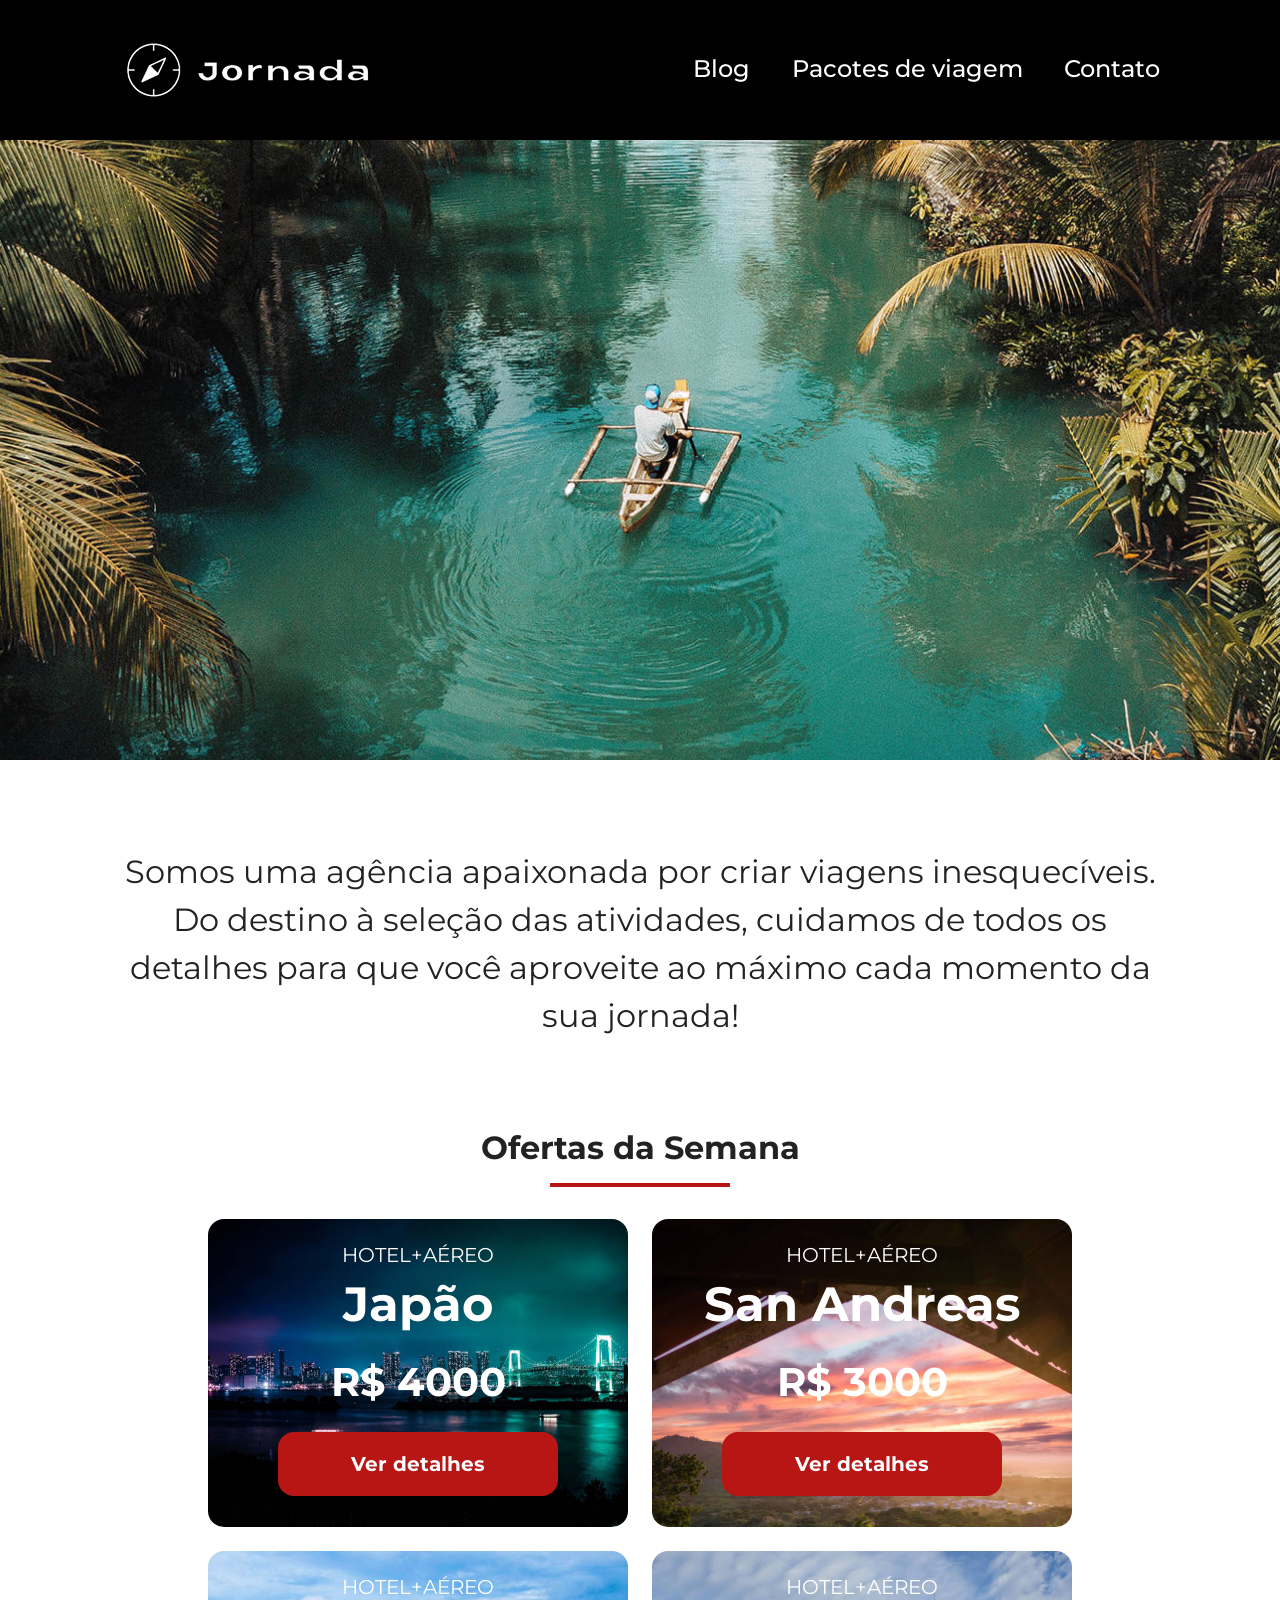
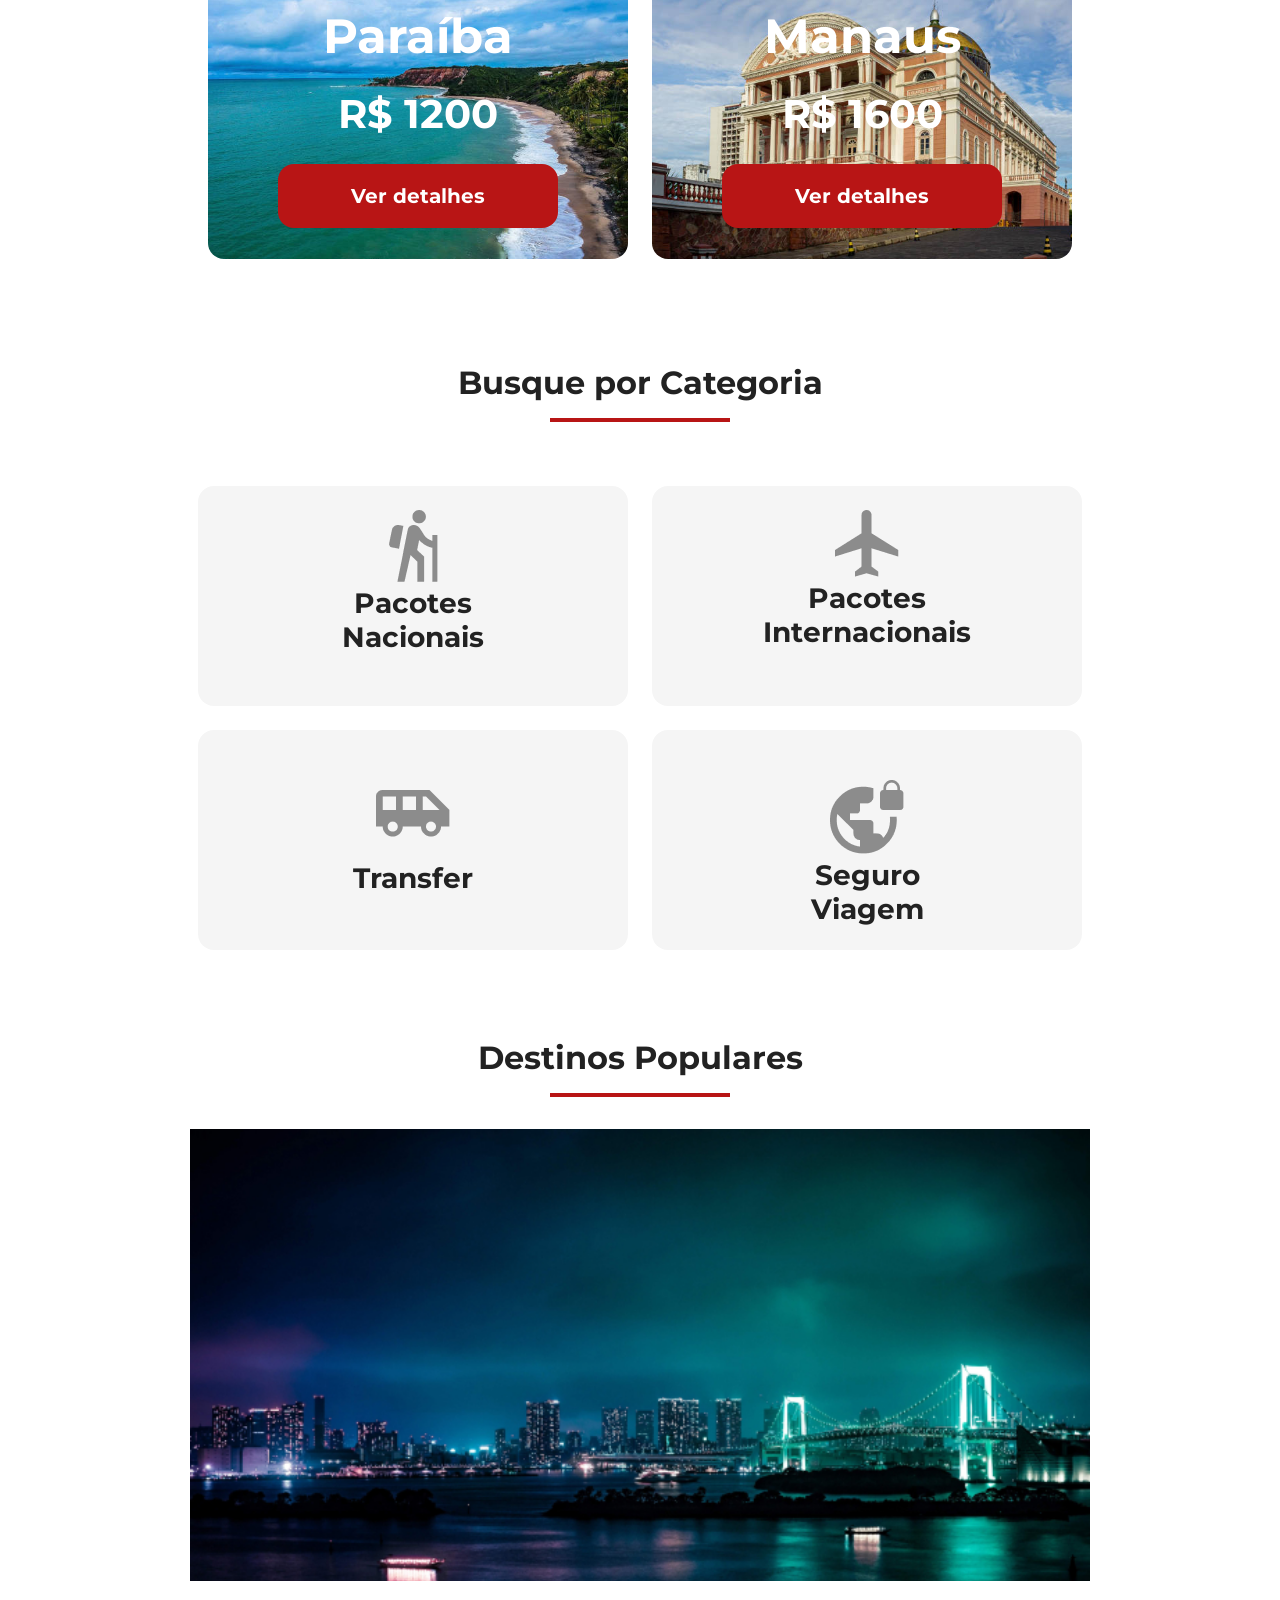
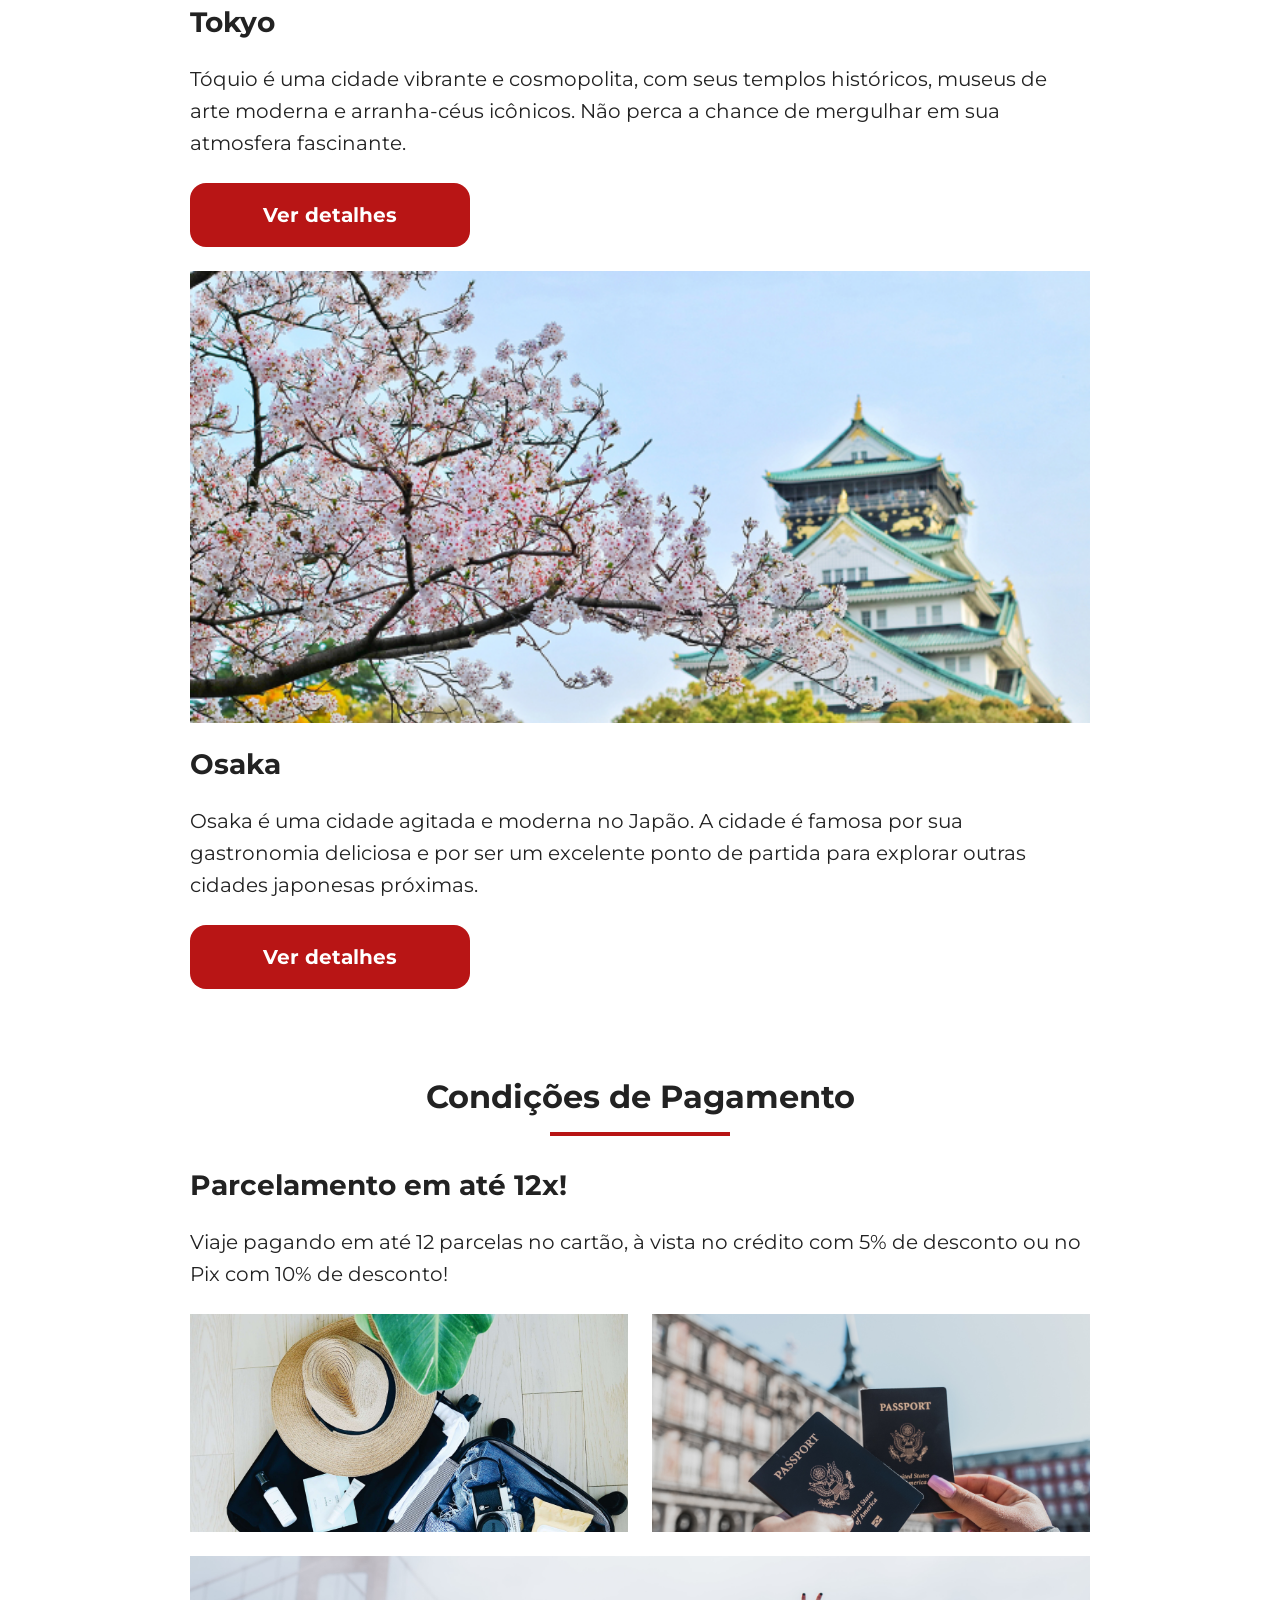
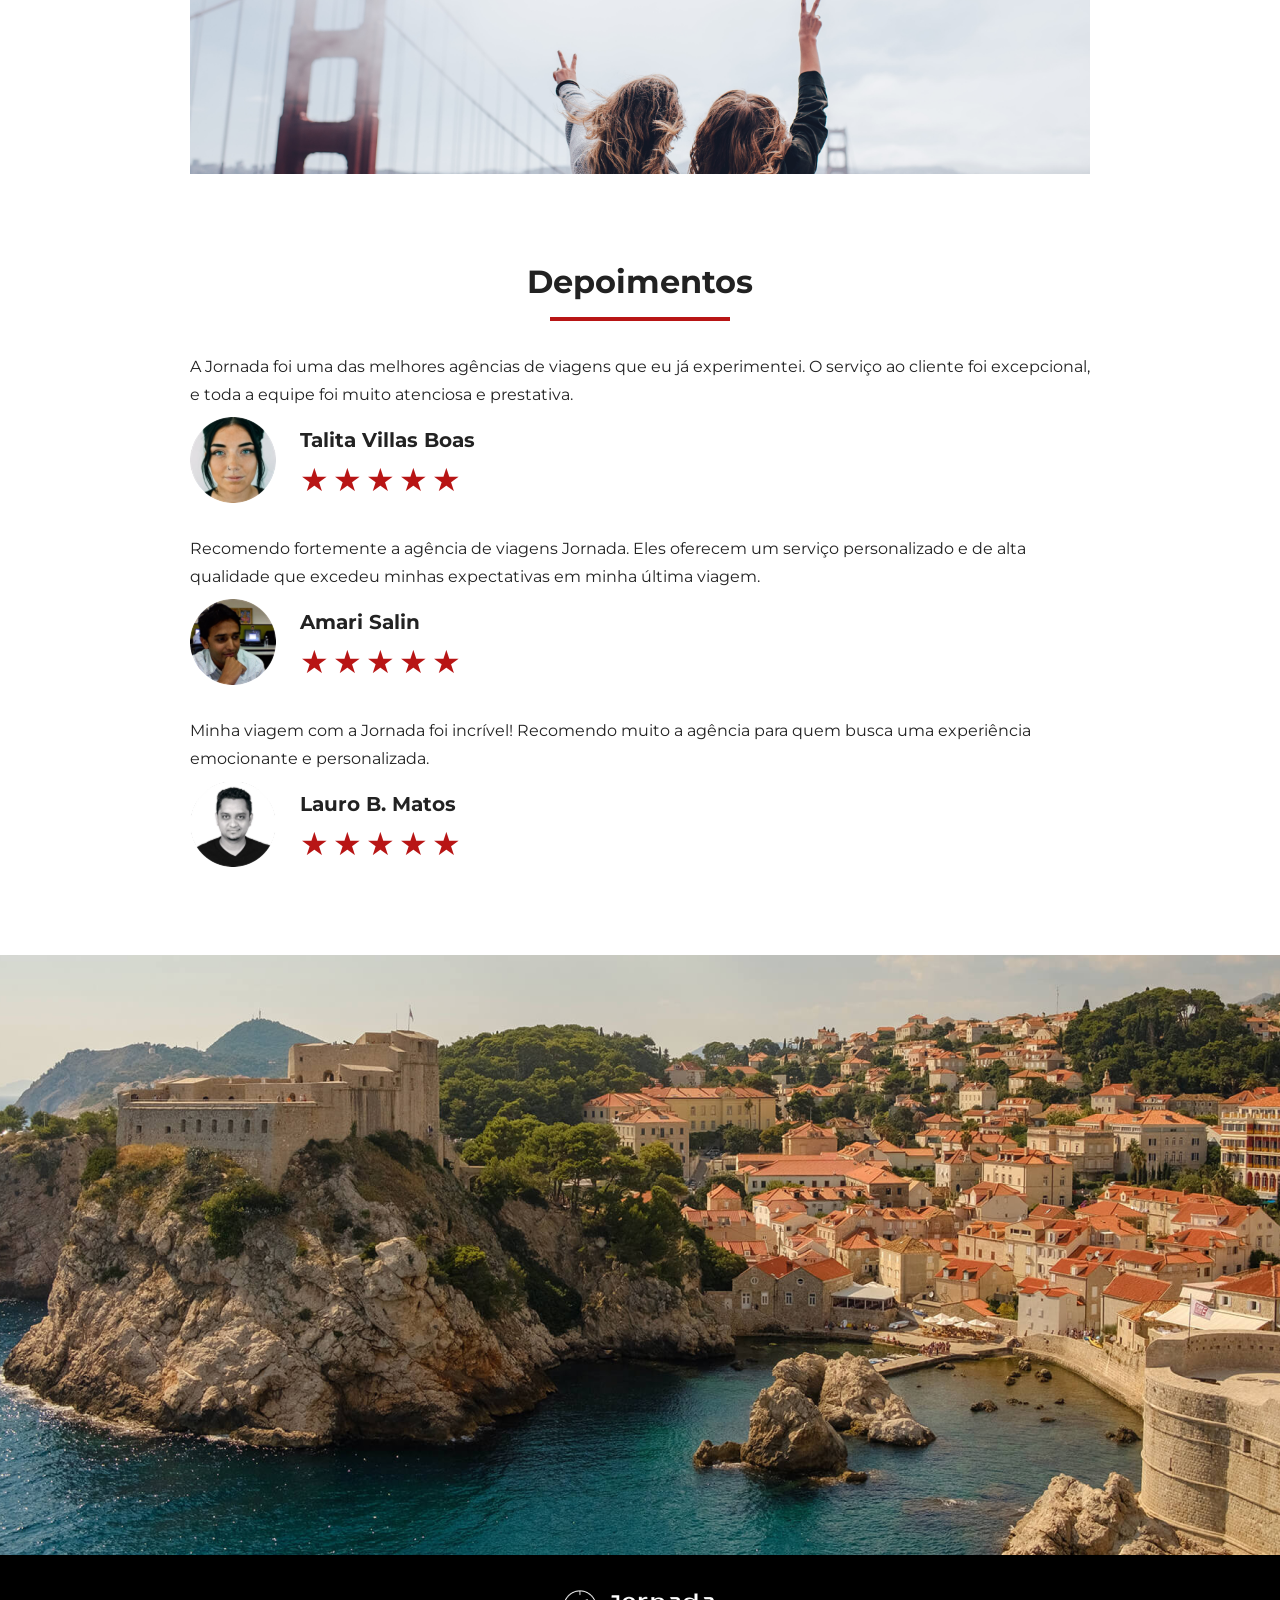
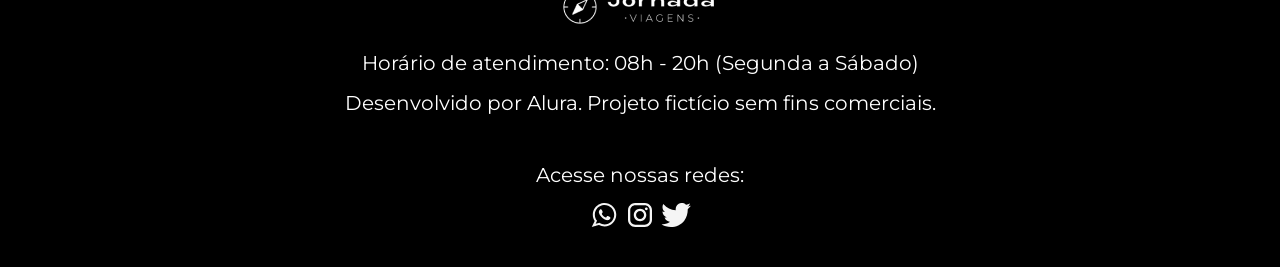
<file: index.html>
<!doctype html>
<html lang="pt-br">
  <head>
    <meta charset="UTF-8" />
    <meta name="viewport" content="width=device-width, initial-scale=1.0" />
    <meta
      name="description"
      content="Jornada Viagens, uma agência apaixonada por criar viagens inesquecíveis"
    />

    <meta name="og:title" content="Jornada Viagens" />
    <meta
      name="og:description"
      content="Jornada Viagens, uma agência apaixonada por criar viagens inesquecíveis"
    />
    <meta
      name="og:image"
      content="https://jaquelinessouz.github.io/jornada-viagens/img/logo-footer.png"
    />
    <meta name="og:type" content="website" />
    <meta
      name="og:url"
      content="https://jaquelinessouz.github.io/jornada-viagens"
    />

    <link rel="icon" href="favico.png" />
    <link rel="stylesheet" href="./css/style.css" />

    <title>Jornada Viagens</title>
  </head>
  <body>
    <header class="main-header">
      <a class="logo" href="index.html" title="Voltar para a página inicial">
        <img
          class="img-mobile"
          src="img/bussola-jornada-branca.png"
          alt="Bussola do logo Jornada Viagens na cor branca"
        />
        <img
          class="img-desktop"
          src="img/bussola-texto-jornada-branco.png"
          alt="Logo Jornada Viagens na cor branca"
        />
      </a>
      <div class="navigation-menu">
        <label for="menu">
          <img src="img/menu.png" alt="menu" />
        </label>
        <input type="checkbox" id="menu" hidden />
        <nav>
          <ul class="list-links">
            <li>
              <a href="blog.html" target="_blank" title="Acessar Blog">Blog</a>
            </li>
            <li>
              <a
                href="pacotes.html"
                target="_blank"
                title="Acessar Pacotes de viagem"
                >Pacotes de viagem</a
              >
            </li>
            <li>
              <a href="contato.html" target="_blank" title="Acessar Contato"
                >Contato</a
              >
            </li>
          </ul>
        </nav>
      </div>
    </header>
    <main>
      <section class="hero hero--home">
        <div class="hero-img"></div>
        <h2>
          Somos uma agência apaixonada por criar viagens inesquecíveis. Do
          destino à seleção das atividades, cuidamos de todos os detalhes para
          que você aproveite ao máximo cada momento da sua jornada!
        </h2>
      </section>
      <section class="offers">
        <div class="section-title">
          <h2>Ofertas da Semana</h2>
          <hr />
        </div>
        <div class="offers-cards">
          <article class="card japao">
            <header>
              <p>HOTEL+AÉREO</p>
              <h3>
                Japão <br />
                <span>R$ 4000</span>
              </h3>
            </header>
            <footer>
              <a href="#" class="button">Ver detalhes</a>
            </footer>
          </article>
          <article class="card san-andreas">
            <header>
              <p>HOTEL+AÉREO</p>
              <h3>
                San Andreas <br />
                <span>R$ 3000</span>
              </h3>
            </header>
            <footer>
              <a href="#" class="button">Ver detalhes</a>
            </footer>
          </article>
          <article class="card paraiba">
            <header>
              <p>HOTEL+AÉREO</p>
              <h3>
                Paraíba <br />
                <span>R$ 1200</span>
              </h3>
            </header>
            <footer>
              <a href="#" class="button">Ver detalhes</a>
            </footer>
          </article>
          <article class="card manaus">
            <header>
              <p>HOTEL+AÉREO</p>
              <h3>
                Manaus <br />
                <span>R$ 1600</span>
              </h3>
            </header>
            <footer>
              <a href="#" class="button">Ver detalhes</a>
            </footer>
          </article>
        </div>
      </section>
      <section class="categories">
        <div class="section-title">
          <h2>Busque por Categoria</h2>
          <hr />
        </div>
        <div class="categories-cards">
          <a
            class="card"
            href="#"
            target="_blank"
            title="Busque pela categoria Pacotes Nacionais"
          >
            <img
              src="img/pacotes-nacionais.png"
              alt="ícone cinza representado por uma pessoa fazendo tracking"
            />
            <h3 class="content-title">
              Pacotes <br />
              Nacionais
            </h3>
          </a>

          <a
            class="card"
            href="#"
            target="_blank"
            title="Busque pela categoria Pacotes Internacionais"
          >
            <img
              src="img/pacotes-interacionais.png"
              alt="ícone cinza representado por um avião"
            />
            <h3 class="content-title">
              Pacotes <br />
              Internacionais
            </h3>
          </a>

          <a
            class="card single-line transfer"
            href="#"
            target="_blank"
            title="Busque pela categoria Transfer"
          >
            <img
              src="img/transfer.png"
              alt="ícone cinza representado por um ônibus"
            />
            <h3 class="content-title">Transfer <br /></h3>
          </a>

          <a
            class="card single-line"
            href="#"
            target="_blank"
            title="Busque pela categoria Seguro de Viagem"
          >
            <img
              src="img/seguro-viagem.png"
              alt="ícone cinza representado pelo mundo como um planeta com um cadeado "
            />
            <h3 class="content-title">
              Seguro <br />
              Viagem
            </h3>
          </a>
        </div>
      </section>
      <section class="destinations">
        <div class="section-title">
          <h2>Destinos Populares</h2>
          <hr />
        </div>
        <div class="destination-items">
          <article class="item tokyo">
            <header>
              <div class="img-item"></div>
              <h3 class="content-title">Tokyo</h3>
              <p class="content-text">
                Tóquio é uma cidade vibrante e cosmopolita, com seus templos
                históricos, museus de arte moderna e arranha-céus icônicos. Não
                perca a chance de mergulhar em sua atmosfera fascinante.
              </p>
              <footer>
                <a
                  href="#"
                  class="button"
                  target="_blank"
                  title="Veja mais detalhes do destinho para Tokyo"
                  >Ver detalhes</a
                >
              </footer>
            </header>
          </article>
          <article class="item osaka">
            <header>
              <div class="img-item"></div>
              <h3 class="content-title">Osaka</h3>
              <p class="content-text">
                Osaka é uma cidade agitada e moderna no Japão. A cidade é famosa
                por sua gastronomia deliciosa e por ser um excelente ponto de
                partida para explorar outras cidades japonesas próximas.
              </p>
              <footer>
                <a
                  href="#"
                  class="button"
                  target="_blank"
                  title="Veja mais detalhes do destinho para Osaka"
                  >Ver detalhes</a
                >
              </footer>
            </header>
          </article>
        </div>
      </section>
      <section class="payments">
        <div class="section-title">
          <h2>Condições de Pagamento</h2>
          <hr />
        </div>
        <div class="content-container">
          <div class="text-content">
            <h3 class="content-title">Parcelamento em até 12x!</h3>
            <p class="content-text">
              Viaje pagando em até 12 parcelas no cartão, à vista no crédito com
              5% de desconto ou no Pix com 10% de desconto!
            </p>
          </div>
          <div class="image-gallery">
            <div class="image first"></div>
            <div class="image second"></div>
            <div class="image thirdy colspan-2"></div>
          </div>
        </div>
      </section>
      <section class="testimonials">
        <div class="section-title">
          <h2>Depoimentos</h2>
          <hr />
        </div>
        <div class="testimonial-container">
          <article>
            <header>
              <p>
                A Jornada foi uma das melhores agências de viagens que eu já
                experimentei. O serviço ao cliente foi excepcional, e toda a
                equipe foi muito atenciosa e prestativa.
              </p>
            </header>
            <footer>
              <img
                src="img/avatar-talita.png"
                alt="imagem de perfil da cliente Talita Villas Boas"
              />
              <div class="profile-content">
                <h3>Talita Villas Boas</h3>
                <div class="rating">
                  <span class="star">★</span>
                  <span class="star">★</span>
                  <span class="star">★</span>
                  <span class="star">★</span>
                  <span class="star">★</span>
                </div>
              </div>
            </footer>
          </article>
          <article>
            <header>
              <p>
                Recomendo fortemente a agência de viagens Jornada. Eles oferecem
                um serviço personalizado e de alta qualidade que excedeu minhas
                expectativas em minha última viagem.
              </p>
            </header>
            <footer>
              <img
                src="img/avatar-amari.png"
                alt="imagem de perfil da cliente Amari Salin"
              />
              <div class="profile-content">
                <h3>Amari Salin</h3>
                <div class="rating">
                  <span class="star">★</span>
                  <span class="star">★</span>
                  <span class="star">★</span>
                  <span class="star">★</span>
                  <span class="star">★</span>
                </div>
              </div>
            </footer>
          </article>
          <article>
            <header>
              <p>
                Minha viagem com a Jornada foi incrível! Recomendo muito a
                agência para quem busca uma experiência emocionante e
                personalizada.
              </p>
            </header>
            <footer>
              <img
                src="img/avatar-lauro.png"
                alt="imagem de perfil da cliente Lauro B. Matos"
              />
              <div class="profile-content">
                <h3>Lauro B. Matos</h3>
                <div class="rating">
                  <span class="star">★</span>
                  <span class="star">★</span>
                  <span class="star">★</span>
                  <span class="star">★</span>
                  <span class="star">★</span>
                </div>
              </div>
            </footer>
          </article>
        </div>
      </section>
      <section class="bottom-hero">
        <div class="hero-img"></div>
      </section>
    </main>
    <footer class="main-footer">
      <div class="footer-content">
        <img src="img/logo-footer.png" alt="Logo completo Jornada Viagens" />
        <p>Horário de atendimento: 08h - 20h (Segunda a Sábado)</p>
        <p>Desenvolvido por Alura. Projeto fictício sem fins comerciais.</p>
      </div>
      <div class="footer-social">
        <p>Acesse nossas redes:</p>

        <a href="#" target="_blank" title="Entre em contato através do whatsapp"
          ><img
            src="img/icon-whatsapp.svg"
            alt="icone do whatsaap na cor branca"
        /></a>

        <a
          href="#"
          target="_blank"
          title="Acesse o Instagram de Jornada Viagens"
          ><img
            src="img/icon-instragam.svg"
            alt="icone do instagram na cor branca"
        /></a>

        <a href="#" target="_blank" title="Acesse o Twitter de Jornada Viagens"
          ><img src="img/icon-twiter.svg" alt="icone do twitter na cor branca"
        /></a>
      </div>
    </footer>
  </body>
</html>
</file>
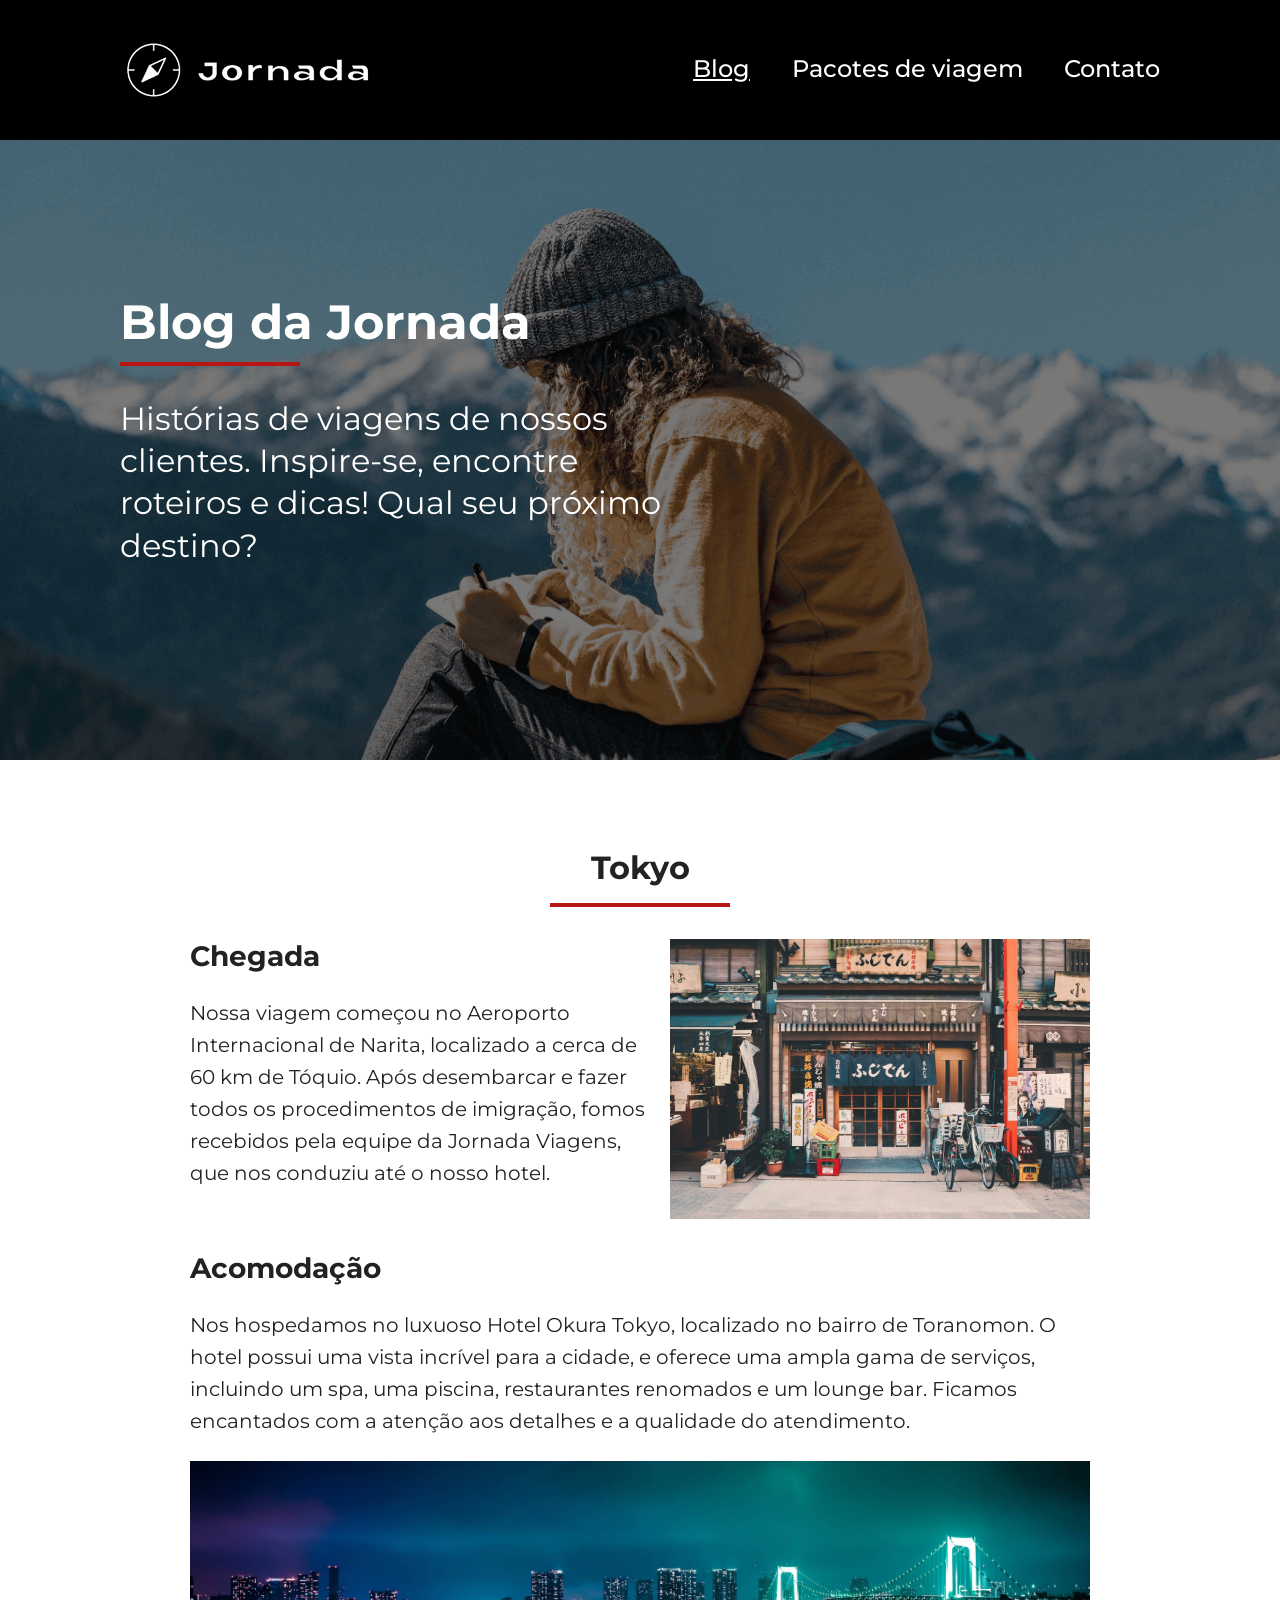
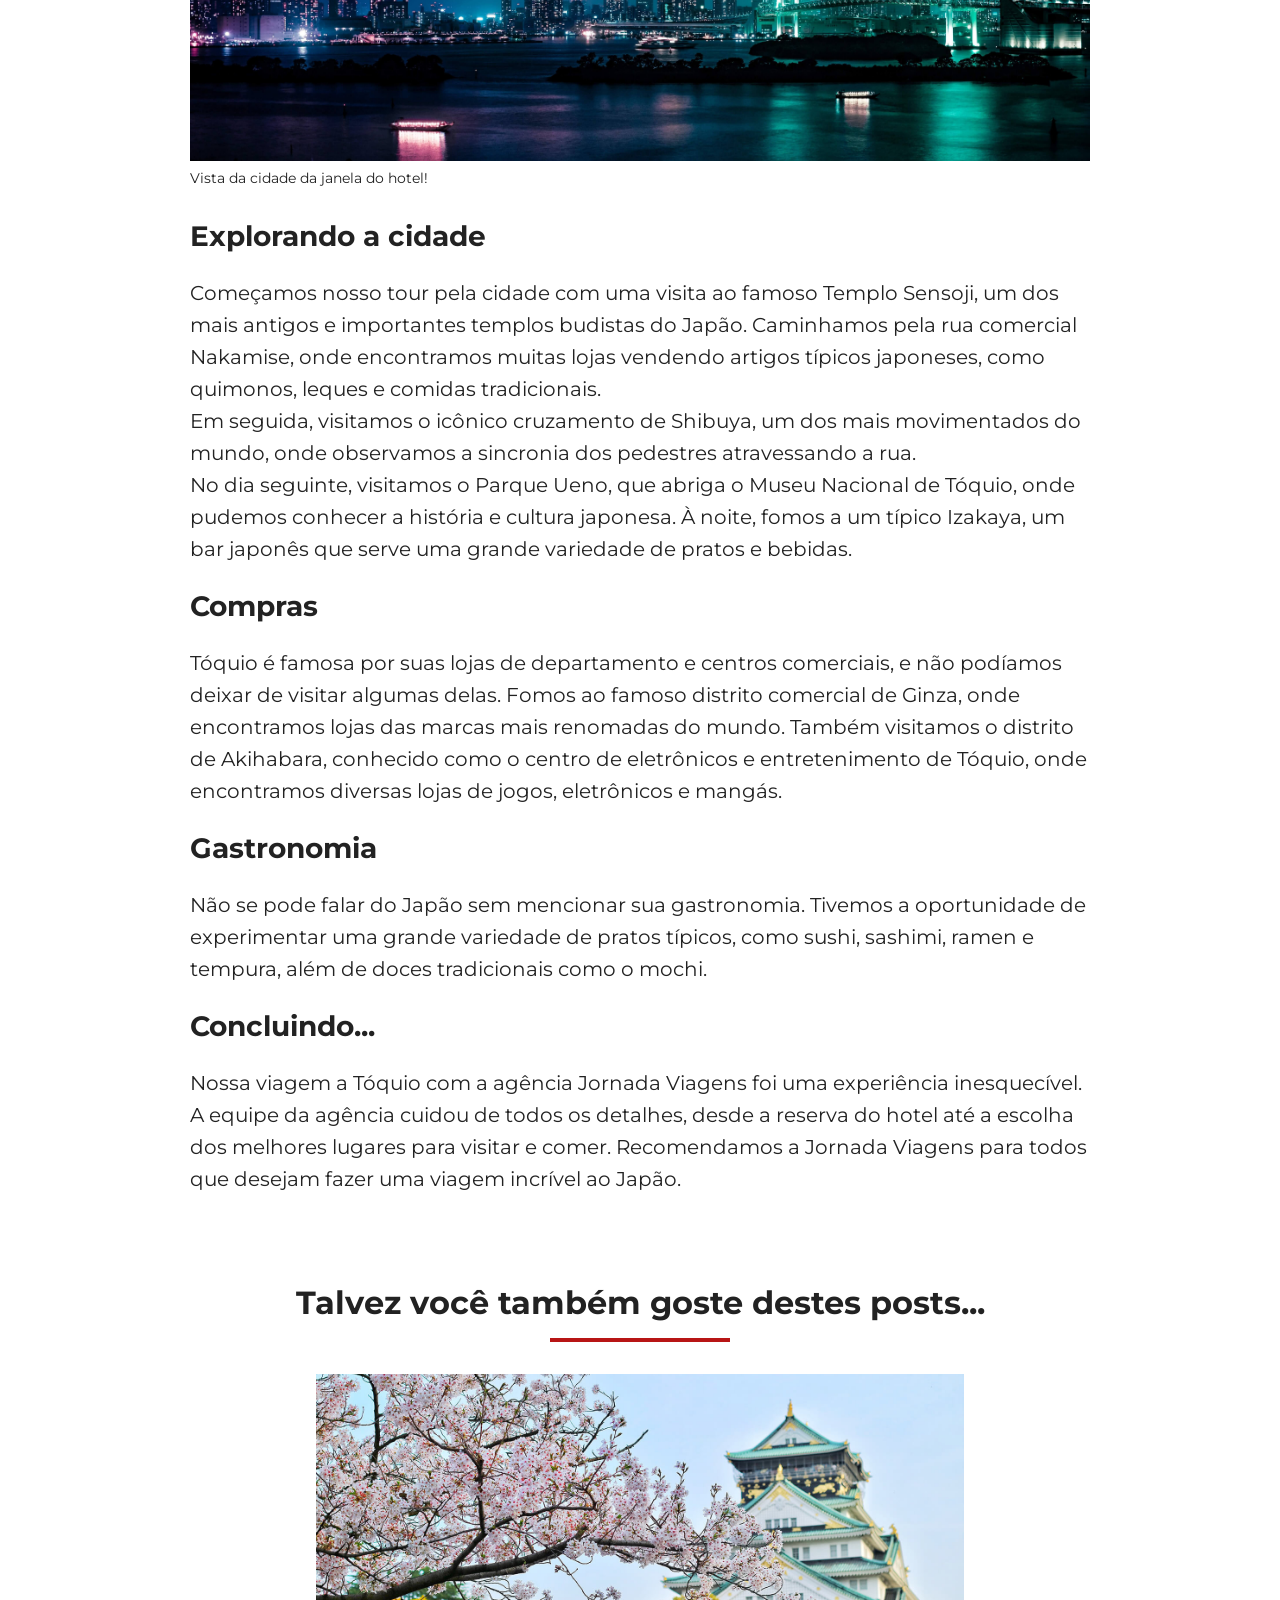
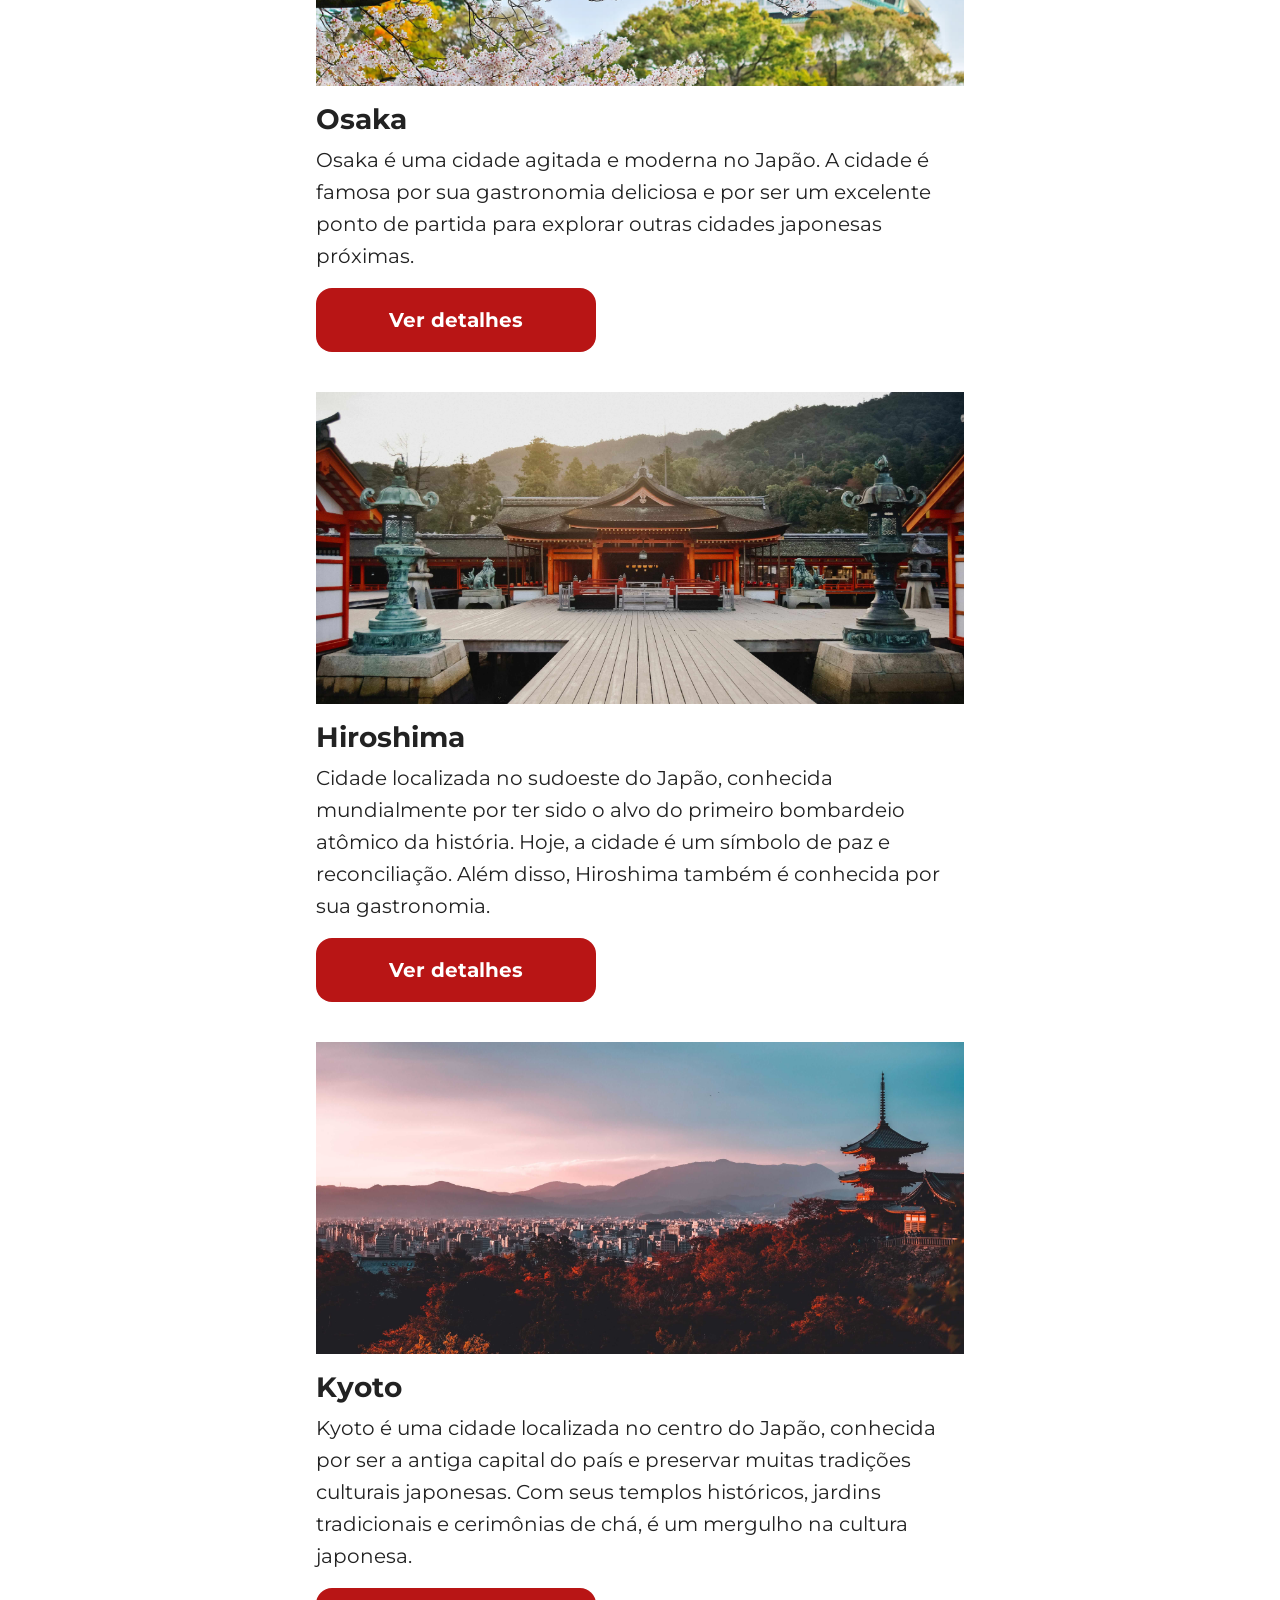
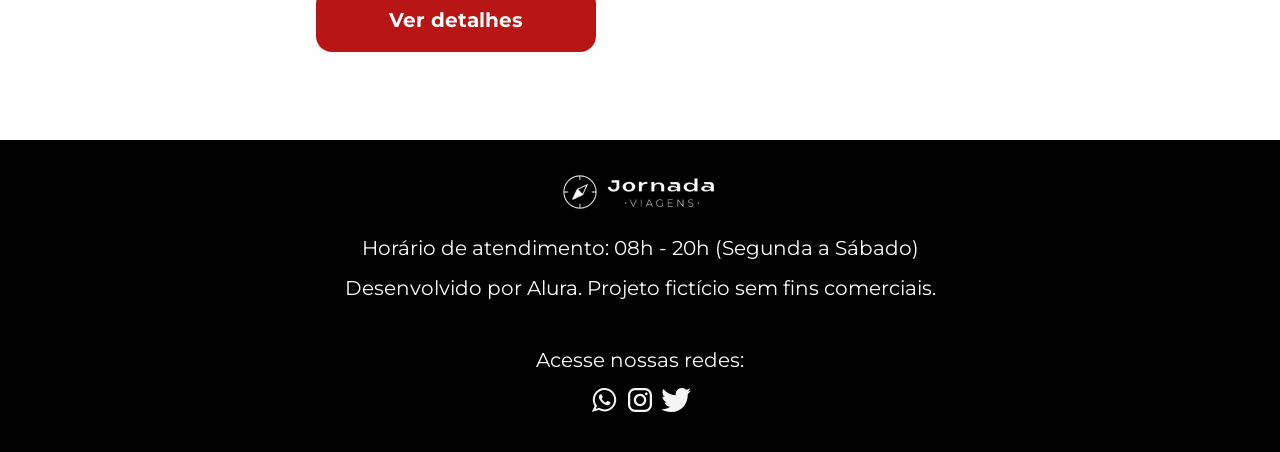
<file: blog.html>
<!doctype html>
<html lang="pt-br">
  <head>
    <meta charset="UTF-8" />
    <meta name="viewport" content="width=device-width, initial-scale=1.0" />

    <link rel="icon" href="favico.png" />
    <link rel="stylesheet" href="./css/style.css" />
    <link rel="stylesheet" href="./css/blog.css" />
    <link rel="stylesheet" href="./css/blog-tokyo.css" />
    <link rel="stylesheet" href="./css/other-posts-blog.css" />

    <title>Blog</title>
  </head>
  <body>
    <header class="main-header">
      <a class="logo" href="index.html" title="Voltar para a página inicial">
        <img
          class="img-mobile"
          src="img/bussola-jornada-branca.png"
          alt="Bussola do logo Jornada Viagens na cor branca"
        />
        <img
          class="img-desktop"
          src="img/bussola-texto-jornada-branco.png"
          alt="Logo Jornada Viagens na cor branca"
        />
      </a>
      <div class="navigation-menu">
        <label for="menu">
          <img src="img/menu.png" alt="menu" />
        </label>
        <input type="checkbox" id="menu" hidden />
        <nav>
          <ul class="list-links">
            <li>
              <a
                class="active"
                href="blog.html"
                target="_blank"
                title="Acessar Blog"
                >Blog</a
              >
            </li>
            <li>
              <a
                href="pacotes.html"
                target="_blank"
                title="Acessar Pacotes de viagem"
                >Pacotes de viagem</a
              >
            </li>
            <li>
              <a href="contato.html" target="_blank" title="Acessar Contato"
                >Contato</a
              >
            </li>
          </ul>
        </nav>
      </div>
    </header>
    <main>
      <section class="hero hero--blog">
        <div class="hero-img"></div>

        <div class="hero-content">
          <h1>Blog da Jornada</h1>
          <hr />
          <p>
            Histórias de viagens de nossos clientes. Inspire-se, encontre
            roteiros e dicas! Qual seu próximo destino?
          </p>
        </div>
      </section>

      <section class="blog-tokyo">
        <div class="section-title">
          <h2>Tokyo</h2>
          <hr />
        </div>

        <div class="tokyo-content">
          <div class="arrival-content">
            <div class="arrival-text">
              <h3>Chegada</h3>

              <p>
                Nossa viagem começou no Aeroporto Internacional de Narita,
                localizado a cerca de 60 km de Tóquio. Após desembarcar e fazer
                todos os procedimentos de imigração, fomos recebidos pela equipe
                da Jornada Viagens, que nos conduziu até o nosso hotel.
              </p>
            </div>

            <picture>
              <source
                media="(min-width: 1024px)"
                srcset="img/blog-tokyo-desktop.jpg"
              />
              <img
                class="arrival-image"
                src="img/blog-tokyo-mobile.png"
                alt="Frente do hotel de hospedagem em Tokyo"
              />
            </picture>
          </div>

          <h3>Acomodação</h3>

          <p>
            Nos hospedamos no luxuoso Hotel Okura Tokyo, localizado no bairro de
            Toranomon. O hotel possui uma vista incrível para a cidade, e
            oferece uma ampla gama de serviços, incluindo um spa, uma piscina,
            restaurantes renomados e um lounge bar. Ficamos encantados com a
            atenção aos detalhes e a qualidade do atendimento.
          </p>

          <figure>
            <picture>
              <source
                media="(min-width: 1024px)"
                srcset="img/blog-city-tokyo-desktop.jpg"
              />
              <source
                media="(min-width: 768px)"
                srcset="img/blog-city-tokyo-tablet.jpg"
              />
              <img
                class="city-view-image"
                src="img/blog-city-tokyo.png"
                alt="Vista da cidade da janela do hotel"
              />
            </picture>
            <figcaption>Vista da cidade da janela do hotel!</figcaption>
          </figure>

          <h3>Explorando a cidade</h3>

          <p>
            Começamos nosso tour pela cidade com uma visita ao famoso Templo
            Sensoji, um dos mais antigos e importantes templos budistas do
            Japão. Caminhamos pela rua comercial Nakamise, onde encontramos
            muitas lojas vendendo artigos típicos japoneses, como quimonos,
            leques e comidas tradicionais.
            <br />
            Em seguida, visitamos o icônico cruzamento de Shibuya, um dos mais
            movimentados do mundo, onde observamos a sincronia dos pedestres
            atravessando a rua.
            <br />
            No dia seguinte, visitamos o Parque Ueno, que abriga o Museu
            Nacional de Tóquio, onde pudemos conhecer a história e cultura
            japonesa. À noite, fomos a um típico Izakaya, um bar japonês que
            serve uma grande variedade de pratos e bebidas.
          </p>

          <h3>Compras</h3>

          <p>
            Tóquio é famosa por suas lojas de departamento e centros comerciais,
            e não podíamos deixar de visitar algumas delas. Fomos ao famoso
            distrito comercial de Ginza, onde encontramos lojas das marcas mais
            renomadas do mundo. Também visitamos o distrito de Akihabara,
            conhecido como o centro de eletrônicos e entretenimento de Tóquio,
            onde encontramos diversas lojas de jogos, eletrônicos e mangás.
          </p>

          <h3>Gastronomia</h3>

          <p>
            Não se pode falar do Japão sem mencionar sua gastronomia. Tivemos a
            oportunidade de experimentar uma grande variedade de pratos típicos,
            como sushi, sashimi, ramen e tempura, além de doces tradicionais
            como o mochi.
          </p>

          <h3>Concluindo...</h3>

          <p>
            Nossa viagem a Tóquio com a agência Jornada Viagens foi uma
            experiência inesquecível. A equipe da agência cuidou de todos os
            detalhes, desde a reserva do hotel até a escolha dos melhores
            lugares para visitar e comer. Recomendamos a Jornada Viagens para
            todos que desejam fazer uma viagem incrível ao Japão.
          </p>
        </div>
      </section>

      <section class="other-posts">
        <div class="section-title">
          <h2>Talvez você também goste destes posts...</h2>
          <hr />
        </div>
        <div class="cities-blog">
          <article class="city osaka">
            <header>
              <div class="img-blog"></div>
              <h3 class="content-title">Osaka</h3>
              <p class="content-text">
                Osaka é uma cidade agitada e moderna no Japão. A cidade é
                famosa por sua gastronomia deliciosa e por ser um excelente
                ponto de partida para explorar outras cidades japonesas
                próximas.
              </p>
              <footer>
                <a
                  href="#"
                  class="button"
                  target="_blank"
                  title="Veja mais detalhes da cidade de Osaka"
                  >Ver detalhes</a
                >
              </footer>
            </header>
          </article>

          <article class="city hiroshima">
            <header>
              <div class="img-blog"></div>
              <h3 class="content-title">Hiroshima</h3>
              <p class="content-text">
                Cidade localizada no sudoeste do Japão, conhecida mundialmente
                por ter sido o alvo do primeiro bombardeio atômico da história.
                Hoje, a cidade é um símbolo de paz e reconciliação. Além disso,
                Hiroshima também é conhecida por sua gastronomia.
              </p>
              <footer>
                <a
                  href="#"
                  class="button"
                  target="_blank"
                  title="Veja mais detalhes da cidade de Hiroshima"
                  >Ver detalhes</a
                >
              </footer>
            </header>
          </article>

          <article class="city kyoto">
            <header>
              <div class="img-blog"></div>
              <h3 class="content-title">Kyoto</h3>
              <p class="content-text">
                Kyoto é uma cidade localizada no centro do Japão, conhecida por
                ser a antiga capital do país e preservar muitas tradições
                culturais japonesas. Com seus templos históricos, jardins
                tradicionais e cerimônias de chá, é um mergulho na cultura
                japonesa.
              </p>
              <footer>
                <a
                  href="#"
                  class="button"
                  target="_blank"
                  title="Veja mais detalhes da cidade de Kyoto"
                  >Ver detalhes</a
                >
              </footer>
            </header>
          </article>
        </div>
      </section>
    </main>
    <footer class="main-footer">
      <div class="footer-content">
        <img src="img/logo-footer.png" alt="Logo completo Jornada Viagens" />
        <p>Horário de atendimento: 08h - 20h (Segunda a Sábado)</p>
        <p>Desenvolvido por Alura. Projeto fictício sem fins comerciais.</p>
      </div>
      <div class="footer-social">
        <p>Acesse nossas redes:</p>

        <a href="#" target="_blank" title="Entre em contato através do whatsapp"
          ><img
            src="img/icon-whatsapp.svg"
            alt="icone do whatsaap na cor branca"
        /></a>

        <a
          href="#"
          target="_blank"
          title="Acesse o Instagram de Jornada Viagens"
          ><img
            src="img/icon-instragam.svg"
            alt="icone do instagram na cor branca"
        /></a>

        <a href="#" target="_blank" title="Acesse o Twitter de Jornada Viagens"
          ><img src="img/icon-twiter.svg" alt="icone do twitter na cor branca"
        /></a>
      </div>
    </footer>
  </body>
</html>
</file>
<file: css/style.css>
@import url(global.css);
@import url(header.css);
@import url(hero.css);
@import url(offers.css);
@import url(categories.css);
@import url(destinations.css);
@import url(payments.css);
@import url(testimonials.css);
@import url(footer.css);
@import url(blog.css);
@import url(other-posts-blog.css);
</file>
<file: css/blog.css>
.hero {
  position: relative;
}

.hero--blog .hero-img {
  height: 460px;
  position: relative;
}

.hero--blog .hero-img::after {
  content: "";
  position: absolute;
  inset: 0;
  background: rgba(0, 0, 0, 0.3);
  z-index: 1;
}

.hero-content {
  position: absolute;
  top: 81px;
  left: 24px;
  right: 24px;
  z-index: 2;
  color: var(--text-secondary-color);
}

.hero-content h1 {
  font-weight: var(--title-weight);
  margin-bottom: 16px;
  font-size: 48px;
  line-height: 100%;
}

.hero-content hr {
  margin: 0;
  width: 180px;
  height: 4px;
  background-color: var(--secondary-color);
  border: none;
}

.hero-content p {
  max-width: 315px;
  font-weight: var(--text-weight);
  margin-top: 32px;
  font-size: 20px;
  line-height: 32px;
}

@media screen and (min-width: 768px) {
  .hero--blog .hero-img {
    height: 620px;
    background: url(../img/blog-tablet.png) no-repeat;
    background-size: cover;
    background-position: center;
  }

  .hero--blog .hero-img::after {
    background: rgba(0, 0, 0, 0.5);
  }

  .hero-content {
    left: 0;
    right: 0;
    padding: 95px;
  }

  .hero-content p {
    max-width: 579px;
    font-size: 32px;
    line-height: 132%;
  }
}

@media screen and (min-width: 1024px) {
  .hero-content {
    position: absolute;
    top: 158px;
    left: 120px;
    padding: 0;
  }
}

@media screen and (min-width: 1920px) {
  .hero--blog .hero-img {
    height: 800px;
  }

  .hero-content {
    top: 220px;
    left: 170px;
  }
}
</file>
<file: css/blog-tokyo.css>
.blog-tokyo {
  margin-top: 88px;
}

.blog-tokyo .section-title h2 {
  font-size: 32px;
}

.tokyo-content h3 {
  font-size: 28px;
  font-weight: var(--title-weight);
  margin-top: 0;
  margin-bottom: 24px;
}

.tokyo-content h3:first-of-type {
  margin-top: 56px;
}

.tokyo-content p {
  font-size: 20px;
  line-height: 32px;
  margin-bottom: 24px;
}

.tokyo-content .arrival-image {
  width: 312px;
  height: 360px;
  display: block;
  margin-bottom: 32px;
}

.city-view-image {
  width: 312px;
  height: 300px;
  display: block;
}

figure {
  margin: 0;
}

figcaption {
  font-size: 14px;
  margin-top: 8px;
  margin-bottom: 32px;
}

@media screen and (min-width: 768px) {
  .tokyo-content h3:first-of-type {
    margin-top: 0;
  }

  .arrival-content {
    display: flex;
    align-items: flex-start;
    gap: 24px;
    margin-top: 32px;
  }

  .arrival-text {
    flex: 1;
  }

  .city-view-image {
    width: 648px;
  }
}

@media screen and (min-width: 1024px) {
  .tokyo-content .arrival-image {
    width: 420px;
    height: auto;
  }
  .tokyo-content .city-view-image {
    width: 100%;
    object-fit: cover;
    display: block;
  }
}

@media screen and (min-width: 1440px) {
  .tokyo-content .arrival-image {
    width: 588px;
  }
}
</file>
<file: css/other-posts-blog.css>
.cities-blog {
  display: flex;
  flex-direction: column;
  align-items: center;
  gap: 40px;
}

.other-posts .city .img-blog {
  width: 100%;
  height: 312px;
}

.other-posts .city.osaka .img-blog {
  background: url("../img/osaka-post.png");
  background-size: cover;
}

.other-posts .city.hiroshima .img-blog {
  background: url("../img/hiroshima-post.png");
  background-size: cover;
}

.other-posts .city.kyoto .img-blog {
  background: url("../img/kyoto-post.png");
  background-size: cover;
}

.other-posts .city header h3 {
  margin: 16px 0px 8px;
}

.other-posts .city p {
  margin-bottom: 16px;
}

.other-posts .button {
  width: 100%;
}

@media screen and (min-width: 768px) {
  .other-posts .city {
    width: 648px;
  }

  .other-posts .city .img-blog {
    width: 100%;
    height: 312px;
    background-repeat: no-repeat;
  }

  .other-posts .city.osaka .img-blog {
    background: url("../img/blog-osaka-tablet.jpg");
    background-size: cover;
    background-position: center;
    
  }

  .other-posts .city.hiroshima .img-blog {
    background: url("../img/blog-hiroshima-tablet.jpg");
    background-size: cover;
    background-position: center;
  }

  .other-posts .city.kyoto .img-blog {
    background: url("../img/blog-kyoto-tablet.jpg");
    background-size: cover;
    background-position: center;
  }

  .other-posts .button {
    width: 280px;
  }
}

@media screen and (min-width: 1440px) {
  .cities-blog {
    flex-direction: row;
    justify-content: center;
    align-items: stretch;
    gap: 24px;
    margin-top: 64px;
  }

  .other-posts .city {
    width: 384px;
  }

  .other-posts .city header {
    display: flex;
    flex-direction: column;
    height: 100%;
  }

  .other-posts .city footer {
    margin-top: auto;
  }

  .other-posts .city .img-blog {
    width: 100%;
    height: 300px;
  }
}
</file>
